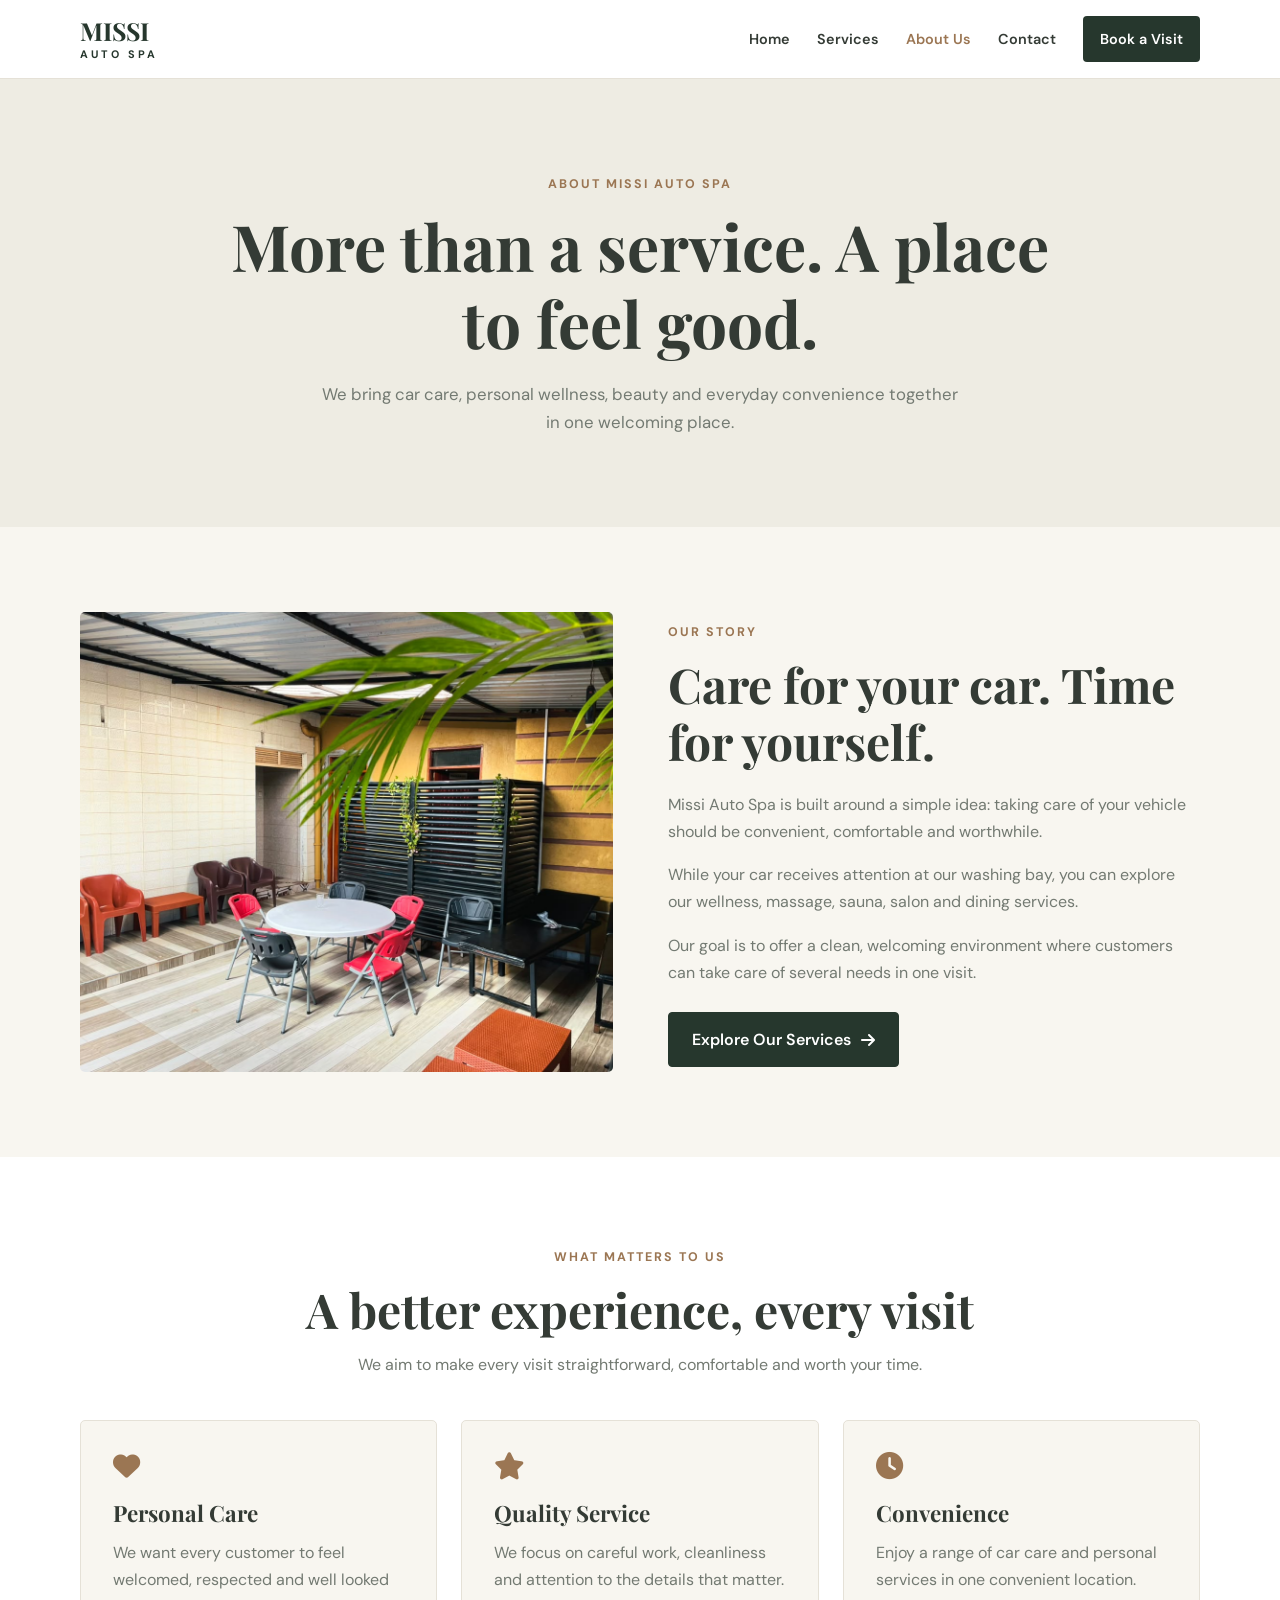
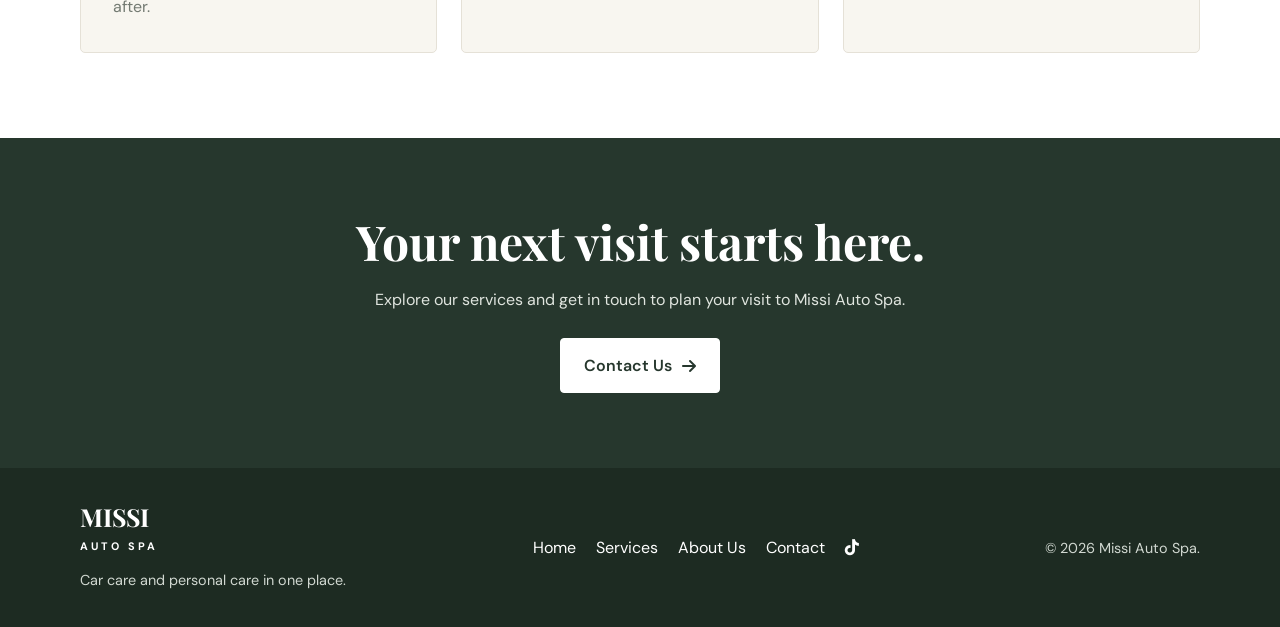
<file: about.html>
<!DOCTYPE html>
<html lang="en">
<head>
  <meta charset="UTF-8">
  <meta name="viewport" content="width=device-width, initial-scale=1.0">
  <meta name="description" content="Learn about Missi Auto Spa and our car care, wellness, beauty and hospitality services.">
 
  
<title>About Missi Auto Spa | Our Story</title>

<meta name="description" content="Learn about Missi Auto Spa, our approach to vehicle care, and our commitment to quality car cleaning and detailing in Uganda.">

<meta name="robots" content="index, follow">
<meta property="og:title" content="About Missi Auto Spa">
<meta property="og:description" content="Get to know Missi Auto Spa and our approach to vehicle care in Uganda.">



  <link rel="preconnect" href="https://fonts.googleapis.com">
  <link href="https://fonts.googleapis.com/css2?family=DM+Sans:wght@400;500;600;700&family=Playfair+Display:wght@500;600;700&display=swap" rel="stylesheet">
  <link rel="stylesheet" href="https://cdnjs.cloudflare.com/ajax/libs/font-awesome/6.7.2/css/all.min.css">

  <style>
    :root {
      --cream: #F8F6F0;
      --white: #FFFFFF;
      --green: #26372D;
      --green-light: #405747;
      --brown: #9B7653;
      --text: #343B35;
      --muted: #737A72;
      --border: #E5E1D7;
    }

    * { box-sizing: border-box; margin: 0; padding: 0; }
    html { scroll-behavior: smooth; }
    body {
      font-family: 'DM Sans', sans-serif;
      background: var(--cream);
      color: var(--text);
      line-height: 1.7;
    }
    a { color: inherit; text-decoration: none; }
    img { max-width: 100%; display: block; }
    button { font: inherit; }
    .container { width: min(1120px, 90%); margin: auto; }
    .section { padding: 85px 0; }
    .eyebrow {
      color: var(--brown);
      font-size: .78rem;
      font-weight: 700;
      letter-spacing: 2px;
      text-transform: uppercase;
    }
    h1, h2, h3 { font-family: 'Playfair Display', serif; line-height: 1.2; }
    h1 { font-size: clamp(2.5rem, 5vw, 4.5rem); }
    h2 { font-size: clamp(2rem, 4vw, 3rem); }
    p { color: var(--muted); }
    .btn {
      display: inline-flex;
      align-items: center;
      justify-content: center;
      gap: 10px;
      padding: 13px 23px;
      background: var(--green);
      color: white;
      border: 1px solid var(--green);
      border-radius: 4px;
      font-weight: 600;
      transition: .25s;
    }
    .btn:hover { background: var(--green-light); transform: translateY(-2px); }
    .btn-outline { background: transparent; color: var(--green); }
    .btn-outline:hover { color: white; }

    .navbar {
      background: var(--white);
      border-bottom: 1px solid var(--border);
      position: sticky;
      top: 0;
      z-index: 100;
    }
    .nav-inner {
      min-height: 78px;
      display: flex;
      align-items: center;
      justify-content: space-between;
      gap: 25px;
    }
    .brand { color: var(--green); font-weight: 700; line-height: 1.1; }
    .brand strong { display: block; font-family: 'Playfair Display', serif; font-size: 1.55rem; }
    .brand span { font-size: .68rem; letter-spacing: 3px; }
    .nav-links { display: flex; align-items: center; gap: 27px; }
    .nav-links a { font-size: .9rem; font-weight: 600; }
    .nav-links a:hover, .nav-links a.active { color: var(--brown); }
    .nav-links .nav-cta { background: var(--green); color: white; padding: 11px 17px; border-radius: 4px; }
    .menu-toggle {
      display: none;
      border: 0;
      background: none;
      color: var(--green);
      font-size: 1.5rem;
      cursor: pointer;
    }

    .page-hero { padding: 90px 0; text-align: center; background: #EEECE3; }
    .page-hero h1 { max-width: 850px; margin: 12px auto 18px; }
    .page-hero p { max-width: 650px; margin: auto; font-size: 1.05rem; }

    .story-grid {
      display: grid;
      grid-template-columns: 1fr 1fr;
      gap: 55px;
      align-items: center;
    }
    .story-image { width: 100%; height: 460px; object-fit: cover; border-radius: 5px; }
    .story-copy h2 { margin: 12px 0 20px; }
    .story-copy p { margin-bottom: 16px; }
    .story-copy .btn { margin-top: 10px; }

    .values-section { background: var(--white); }
    .section-heading { text-align: center; max-width: 700px; margin: 0 auto 42px; }
    .section-heading h2 { margin: 12px 0; }
    .values-grid { display: grid; grid-template-columns: repeat(3, 1fr); gap: 24px; }
    .value-card {
      padding: 32px;
      border: 1px solid var(--border);
      border-radius: 5px;
      background: var(--cream);
    }
    .value-card i { font-size: 1.7rem; color: var(--brown); margin-bottom: 20px; }
    .value-card h3 { font-size: 1.4rem; margin-bottom: 12px; }

    .cta { padding: 75px 0; background: var(--green); text-align: center; }
    .cta h2 { color: white; margin-bottom: 15px; }
    .cta p { max-width: 600px; margin: 0 auto 25px; color: #E0E5DF; }
    .cta .btn { background: white; border-color: white; color: var(--green); }
    .cta .btn:hover { background: var(--cream); }

    footer { background: #1D2B22; color: white; padding: 35px 0; }
    .footer-inner { display: flex; justify-content: space-between; gap: 20px; flex-wrap: wrap; align-items: center; }
    footer p { color: #D1D8D1; font-size: .9rem; }
    .footer-links { display: flex; gap: 20px; flex-wrap: wrap; }
    .footer-links a:hover { color: #D2B391; }

    .reveal { opacity: 0; transform: translateY(20px); transition: opacity .6s ease, transform .6s ease; }
    .reveal.visible { opacity: 1; transform: translateY(0); }

    @media (max-width: 800px) {
      .menu-toggle { display: block; }
      .nav-links {
        display: none;
        position: absolute;
        top: 78px;
        left: 0;
        width: 100%;
        padding: 22px 5%;
        background: white;
        border-bottom: 1px solid var(--border);
        flex-direction: column;
        align-items: stretch;
        gap: 18px;
      }
      .nav-links.open { display: flex; }
      .nav-links .nav-cta { text-align: center; }
      .story-grid { grid-template-columns: 1fr; gap: 30px; }
      .story-image { height: 340px; }
      .values-grid { grid-template-columns: 1fr; }
      .section { padding: 60px 0; }
      .page-hero { padding: 65px 0; }
    }
    @media (prefers-reduced-motion: reduce) {
      html { scroll-behavior: auto; }
      *, *::before, *::after { animation-duration: .01ms !important; transition-duration: .01ms !important; }
      .reveal { opacity: 1; transform: none; }
    }
  </style>
</head>
<body>
  <header class="navbar">
    <nav class="container nav-inner" aria-label="Main navigation">
      <a class="brand" href="index.html">
        <strong>MISSI</strong><span>AUTO SPA</span>
      </a>
      <button class="menu-toggle" id="menuToggle" aria-label="Open navigation" aria-expanded="false">
        <i class="fa-solid fa-bars"></i>
      </button>
      <div class="nav-links" id="navLinks">
        <a href="index.html">Home</a>
        <a href="services.html">Services</a>
        <a class="active" href="about.html">About Us</a>
        <a href="contact.html">Contact</a>
        <a class="nav-cta" href="contact.html">Book a Visit</a>
      </div>
    </nav>
  </header>

  <main>
    <section class="page-hero">
      <div class="container reveal">
        <span class="eyebrow">About Missi Auto Spa</span>
        <h1>More than a service. A place to feel good.</h1>
        <p>We bring car care, personal wellness, beauty and everyday convenience together in one welcoming place.</p>
      </div>
    </section>

    <section class="section">
      <div class="container story-grid">
        <img
          class="story-image reveal"
          src="dinning2.jpeg"
          alt="Car care and cleaning"
          onerror="this.onerror=null;this.src='https://images.unsplash.com/photo-1607860108855-64acf2078ed9?auto=format&fit=crop&w=1000&q=85'"
        >
        <div class="story-copy reveal">
          <span class="eyebrow">Our story</span>
          <h2>Care for your car. Time for yourself.</h2>
          <p>Missi Auto Spa is built around a simple idea: taking care of your vehicle should be convenient, comfortable and worthwhile.</p>
          <p>While your car receives attention at our washing bay, you can explore our wellness, massage, sauna, salon and dining services.</p>
          <p>Our goal is to offer a clean, welcoming environment where customers can take care of several needs in one visit.</p>
          <a class="btn" href="services.html">Explore Our Services <i class="fa-solid fa-arrow-right"></i></a>
        </div>
      </div>
    </section>

    <section class="section values-section">
      <div class="container">
        <div class="section-heading reveal">
          <span class="eyebrow">What matters to us</span>
          <h2>A better experience, every visit</h2>
          <p>We aim to make every visit straightforward, comfortable and worth your time.</p>
        </div>
        <div class="values-grid">
          <article class="value-card reveal">
            <i class="fa-solid fa-heart" aria-hidden="true"></i>
            <h3>Personal Care</h3>
            <p>We want every customer to feel welcomed, respected and well looked after.</p>
          </article>
          <article class="value-card reveal">
            <i class="fa-solid fa-star" aria-hidden="true"></i>
            <h3>Quality Service</h3>
            <p>We focus on careful work, cleanliness and attention to the details that matter.</p>
          </article>
          <article class="value-card reveal">
            <i class="fa-solid fa-clock" aria-hidden="true"></i>
            <h3>Convenience</h3>
            <p>Enjoy a range of car care and personal services in one convenient location.</p>
          </article>
        </div>
      </div>
    </section>

    <section class="cta">
      <div class="container reveal">
        <h2>Your next visit starts here.</h2>
        <p>Explore our services and get in touch to plan your visit to Missi Auto Spa.</p>
        <a class="btn" href="contact.html">Contact Us <i class="fa-solid fa-arrow-right"></i></a>
      </div>
    </section>
  </main>

  <footer>
    <div class="container footer-inner">
      <div>
        <a class="brand" href="index.html" style="color:white">
          <strong>MISSI</strong><span>AUTO SPA</span>
        </a>
        <p style="margin-top:10px">Car care and personal care in one place.</p>
      </div>
      <div class="footer-links">
        <a href="index.html">Home</a>
        <a href="services.html">Services</a>
        <a href="about.html">About Us</a>
        <a href="contact.html">Contact</a>
        <a href="https://www.tiktok.com/@missi.auto.spa?_r=1&_t=ZS-9AVzcvRrHBo" target="_blank" rel="noopener" aria-label="Follow us on TikTok" class="fixed bottom-6 right-6 z-50 flex h-14 w-14 items-center justify-center rounded-full border border-yellow-500 bg-yellow-300 text-gray-900 shadow-lg transition-all duration-300 hover:scale-110 hover:bg-yellow-400">
          <i class="fa-brands fa-tiktok text-2xl"></i>
        </a>
      </div>
      <p>&copy; <span id="year"></span> Missi Auto Spa.</p>
    </div>
  </footer>

  <script src="about.js"></script>
</body>
</html>
</file>
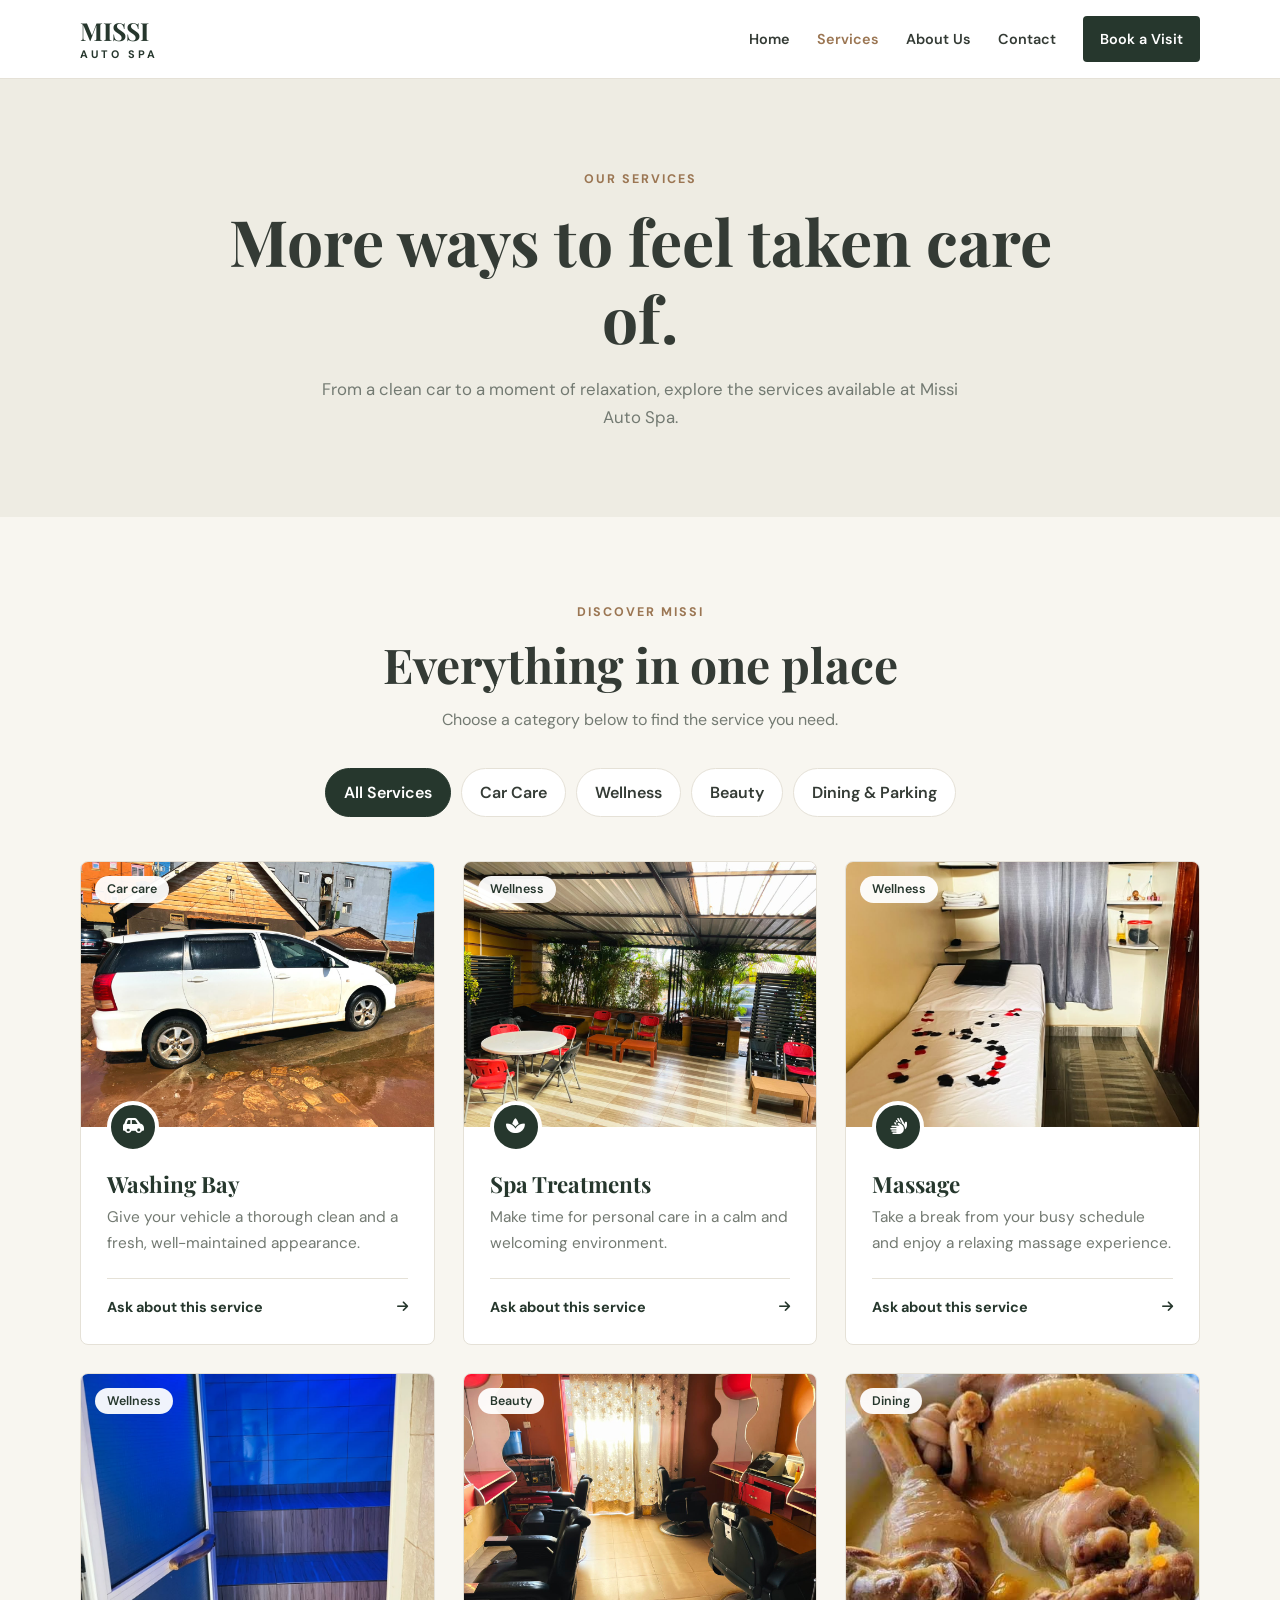
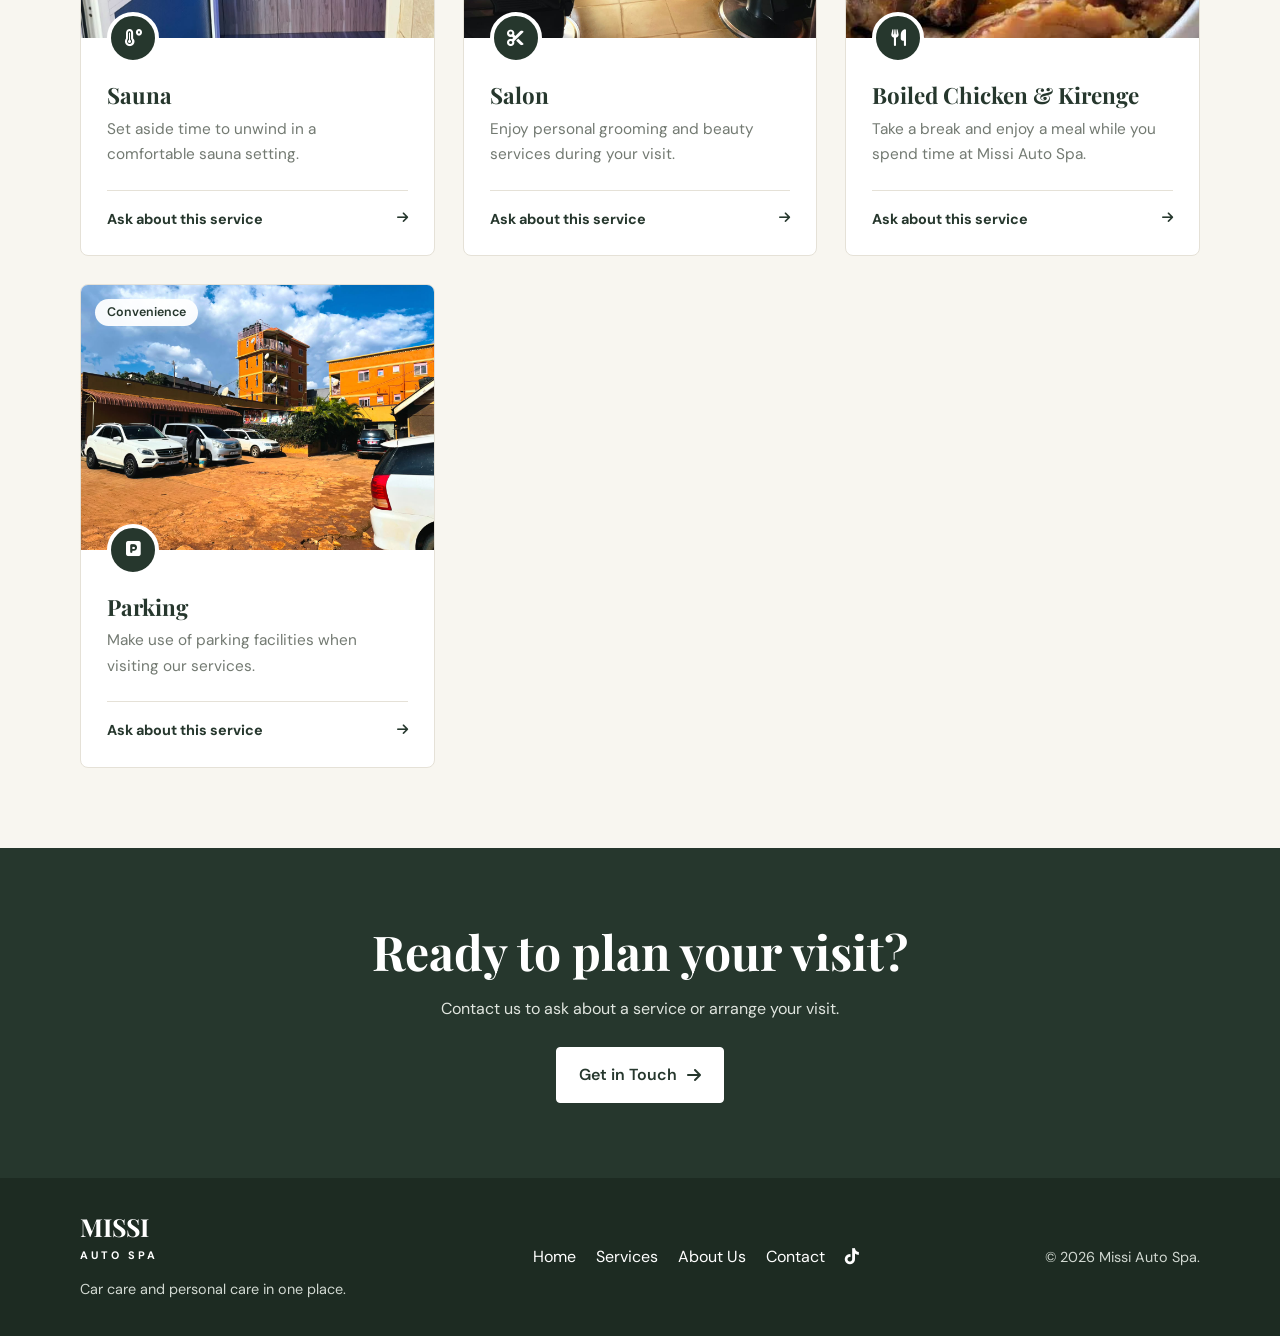
<file: services.html>
<!DOCTYPE html>
<html lang="en">
<head>
  <meta charset="UTF-8">
  <meta name="viewport" content="width=device-width, initial-scale=1.0">
  <title>Car Wash & Detailing Services | Missi Auto Spa</title>
  <meta name="description" content="Explore car washing, spa, massage, sauna, salon, dining and parking services at Missi Auto Spa in Uganda. Contact us for details.">
  <meta name="robots" content="index, follow">
  <meta property="og:title" content="Our Services | Missi Auto Spa">
  <meta property="og:description" content="Explore vehicle cleaning, wellness and beauty services from Missi Auto Spa.">

  <link rel="preconnect" href="https://fonts.googleapis.com">
  <link href="https://fonts.googleapis.com/css2?family=DM+Sans:wght@400;500;600;700&family=Playfair+Display:wght@500;600;700&display=swap" rel="stylesheet">
  <link rel="stylesheet" href="https://cdnjs.cloudflare.com/ajax/libs/font-awesome/6.7.2/css/all.min.css">

  <style>
    :root {
      --cream: #F8F6F0;
      --white: #FFFFFF;
      --green: #26372D;
      --green-light: #405747;
      --brown: #9B7653;
      --text: #343B35;
      --muted: #737A72;
      --border: #E5E1D7;
    }

    * { box-sizing: border-box; margin: 0; padding: 0; }
    html { scroll-behavior: smooth; }
    body { font-family: 'DM Sans', sans-serif; background: var(--cream); color: var(--text); line-height: 1.7; }
    a { color: inherit; text-decoration: none; }
    button { font: inherit; cursor: pointer; }
    img { display: block; max-width: 100%; }
    .container { width: min(1120px, 90%); margin: auto; }
    .section { padding: 80px 0; }
    .eyebrow { color: var(--brown); font-size: .78rem; font-weight: 700; letter-spacing: 2px; text-transform: uppercase; }
    h1, h2, h3 { font-family: 'Playfair Display', serif; line-height: 1.2; }
    h1 { font-size: clamp(2.5rem, 5vw, 4.5rem); }
    h2 { font-size: clamp(2rem, 4vw, 3rem); }
    p { color: var(--muted); }
    :focus-visible { outline: 2px solid var(--brown); outline-offset: 3px; }

    .btn { display: inline-flex; align-items: center; justify-content: center; gap: 10px; padding: 13px 22px; border: 1px solid var(--green); border-radius: 4px; background: var(--green); color: white; font-weight: 600; transition: .25s; }
    .btn:hover { background: var(--green-light); transform: translateY(-2px); }

    .navbar { position: sticky; top: 0; z-index: 100; background: var(--white); border-bottom: 1px solid var(--border); }
    .nav-inner { min-height: 78px; display: flex; align-items: center; justify-content: space-between; gap: 25px; }
    .brand { color: var(--green); font-weight: 700; line-height: 1.1; }
    .brand strong { display: block; font-family: 'Playfair Display', serif; font-size: 1.55rem; }
    .brand span { font-size: .68rem; letter-spacing: 3px; }
    .nav-links { display: flex; align-items: center; gap: 27px; }
    .nav-links a { font-size: .9rem; font-weight: 600; }
    .nav-links a:hover, .nav-links a.active { color: var(--brown); }
    .nav-links .nav-cta { padding: 11px 17px; background: var(--green); color: white; border-radius: 4px; }
    .nav-links .nav-cta:hover { color: white; background: var(--green-light); }
    .menu-toggle { display: none; border: 0; background: transparent; color: var(--green); font-size: 1.5rem; }

    .services-hero { background: #EEECE3; padding: 85px 0; text-align: center; }
    .services-hero h1 { max-width: 850px; margin: 12px auto 18px; }
    .services-hero p { max-width: 650px; margin: auto; font-size: 1.05rem; }

    .section-heading { text-align: center; max-width: 700px; margin: 0 auto 35px; }
    .section-heading h2 { margin: 12px 0; }

    .service-filters { display: flex; flex-wrap: wrap; justify-content: center; gap: 10px; margin-bottom: 44px; }
    .filter-btn { padding: 10px 18px; border: 1px solid var(--border); border-radius: 30px; background: var(--white); color: var(--text); font-weight: 600; transition: .2s; }
    .filter-btn:hover, .filter-btn.active { background: var(--green); color: white; border-color: var(--green); }

    /* ---------- Service grid ---------- */
    .service-grid {
      display: grid;
      grid-template-columns: repeat(3, minmax(0, 1fr));
      gap: 28px;
    }
    .service-card {
      display: flex;
      flex-direction: column;
      background: var(--white);
      border: 1px solid var(--border);
      border-radius: 8px;
      overflow: hidden;
      transition: border-color .25s, box-shadow .25s;
    }
    .service-card:hover,
    .service-card:focus-within {
      border-color: #CFC8B8;
      box-shadow: 0 14px 32px rgba(38, 55, 45, .10);
    }
    .service-card[hidden] { display: none; }

    .service-media { position: relative; aspect-ratio: 4 / 3; overflow: hidden; background: #EEECE3; }
    .service-image { width: 100%; height: 100%; object-fit: cover; transition: transform .5s ease; }
    .service-card:hover .service-image { transform: scale(1.04); }

    .service-tag {
      position: absolute;
      top: 14px;
      left: 14px;
      padding: 4px 12px;
      background: rgba(255, 255, 255, .94);
      color: var(--green);
      border-radius: 30px;
      font-size: .78rem;
      font-weight: 600;
      line-height: 1.5;
    }

    .service-body { display: flex; flex: 1; flex-direction: column; padding: 0 26px 24px; }
    .service-icon {
      width: 52px;
      height: 52px;
      display: grid;
      place-items: center;
      margin: -26px 0 18px;
      position: relative;
      background: var(--green);
      color: white;
      border: 4px solid var(--white);
      border-radius: 50%;
      font-size: 1.05rem;
    }
    .service-card h3 { font-size: 1.4rem; margin-bottom: 8px; color: var(--green); }
    .service-card p { font-size: .96rem; line-height: 1.65; margin-bottom: 22px; }
    .service-link {
      display: flex;
      align-items: center;
      justify-content: space-between;
      margin-top: auto;
      padding-top: 16px;
      border-top: 1px solid var(--border);
      color: var(--green);
      font-weight: 700;
      font-size: .9rem;
      transition: color .2s;
    }
    .service-link:hover { color: var(--brown); }
    .service-link i { font-size: .8rem; transition: transform .2s; }
    .service-link:hover i { transform: translateX(4px); }
    .no-services { display: none; text-align: center; padding: 25px; color: var(--muted); }
    .no-services.visible { display: block; }

    .cta { padding: 75px 0; background: var(--green); text-align: center; }
    .cta h2 { color: white; margin-bottom: 15px; }
    .cta p { max-width: 600px; margin: 0 auto 25px; color: #E0E5DF; }
    .cta .btn { background: white; border-color: white; color: var(--green); }
    .cta .btn:hover { background: var(--cream); }

    footer { background: #1D2B22; color: white; padding: 35px 0; }
    .footer-inner { display: flex; justify-content: space-between; align-items: center; gap: 20px; flex-wrap: wrap; }
    footer p { color: #D1D8D1; font-size: .9rem; }
    .footer-links { display: flex; gap: 20px; flex-wrap: wrap; align-items: center; }
    .footer-links a:hover { color: #D2B391; }

    .reveal { opacity: 0; transform: translateY(20px); transition: opacity .6s ease, transform .6s ease; }
    .reveal.visible { opacity: 1; transform: translateY(0); }

    @media (max-width: 950px) { .service-grid { grid-template-columns: repeat(2, minmax(0, 1fr)); } }
    @media (max-width: 800px) {
      .menu-toggle { display: block; }
      .nav-links { display: none; position: absolute; top: 78px; left: 0; width: 100%; padding: 22px 5%; background: white; border-bottom: 1px solid var(--border); flex-direction: column; align-items: stretch; gap: 18px; }
      .nav-links.open { display: flex; }
      .nav-links .nav-cta { text-align: center; }
      .section { padding: 60px 0; }
      .services-hero { padding: 65px 0; }
    }
    @media (max-width: 560px) {
      .service-grid { grid-template-columns: 1fr; gap: 22px; }
      .service-body { padding: 0 22px 22px; }
      .service-filters { gap: 8px; }
      .filter-btn { padding: 8px 13px; font-size: .85rem; }
    }
    @media (prefers-reduced-motion: reduce) {
      html { scroll-behavior: auto; }
      *, *::before, *::after { animation-duration: .01ms !important; transition-duration: .01ms !important; }
      .reveal { opacity: 1; transform: none; }
    }
  </style>
</head>
<body>
  <header class="navbar">
    <nav class="container nav-inner" aria-label="Main navigation">
      <a class="brand" href="index.html"><strong>MISSI</strong><span>AUTO SPA</span></a>
      <button class="menu-toggle" id="menuToggle" aria-label="Open navigation" aria-expanded="false"><i class="fa-solid fa-bars"></i></button>
      <div class="nav-links" id="navLinks">
        <a href="index.html">Home</a>
        <a class="active" href="services.html">Services</a>
        <a href="about.html">About Us</a>
        <a href="contact.html">Contact</a>
        <a class="nav-cta" href="contact.html">Book a Visit</a>
      </div>
    </nav>
  </header>

  <main>
    <section class="services-hero">
      <div class="container reveal">
        <span class="eyebrow">Our Services</span>
        <h1>More ways to feel taken care of.</h1>
        <p>From a clean car to a moment of relaxation, explore the services available at Missi Auto Spa.</p>
      </div>
    </section>

    <section class="section">
      <div class="container">
        <div class="section-heading reveal">
          <span class="eyebrow">Discover Missi</span>
          <h2>Everything in one place</h2>
          <p>Choose a category below to find the service you need.</p>
        </div>

        <div class="service-filters reveal" role="group" aria-label="Filter services">
          <button class="filter-btn active" type="button" data-filter="all" aria-pressed="true">All Services</button>
          <button class="filter-btn" type="button" data-filter="auto" aria-pressed="false">Car Care</button>
          <button class="filter-btn" type="button" data-filter="wellness" aria-pressed="false">Wellness</button>
          <button class="filter-btn" type="button" data-filter="beauty" aria-pressed="false">Beauty</button>
          <button class="filter-btn" type="button" data-filter="hospitality" aria-pressed="false">Dining & Parking</button>
        </div>

        <div class="service-grid" id="serviceGrid">

          <article class="service-card" data-category="auto">
            <div class="service-media">
              <img class="service-image" src="car_wash.jpeg" alt="Car being washed in the washing bay" loading="lazy">
              <span class="service-tag">Car care</span>
            </div>
            <div class="service-body">
              <div class="service-icon"><i class="fa-solid fa-car-side"></i></div>
              <h3>Washing Bay</h3>
              <p>Give your vehicle a thorough clean and a fresh, well-maintained appearance.</p>
              <a class="service-link" href="contact.html">Ask about this service <i class="fa-solid fa-arrow-right"></i></a>
            </div>
          </article>

          <article class="service-card" data-category="wellness">
            <div class="service-media">
              <img class="service-image" src="dinning.jpeg" alt="Spa treatments at Missi Auto Spa" loading="lazy">
              <span class="service-tag">Wellness</span>
            </div>
            <div class="service-body">
              <div class="service-icon"><i class="fa-solid fa-spa"></i></div>
              <h3>Spa Treatments</h3>
              <p>Make time for personal care in a calm and welcoming environment.</p>
              <a class="service-link" href="contact.html">Ask about this service <i class="fa-solid fa-arrow-right"></i></a>
            </div>
          </article>

          <article class="service-card" data-category="wellness">
            <div class="service-media">
              <img class="service-image" src="massage.jpeg" alt="Massage treatment" loading="lazy">
              <span class="service-tag">Wellness</span>
            </div>
            <div class="service-body">
              <div class="service-icon"><i class="fa-solid fa-hands"></i></div>
              <h3>Massage</h3>
              <p>Take a break from your busy schedule and enjoy a relaxing massage experience.</p>
              <a class="service-link" href="contact.html">Ask about this service <i class="fa-solid fa-arrow-right"></i></a>
            </div>
          </article>

          <article class="service-card" data-category="wellness">
            <div class="service-media">
              <img class="service-image" src="steam.jpeg" alt="Sauna and steam room" loading="lazy">
              <span class="service-tag">Wellness</span>
            </div>
            <div class="service-body">
              <div class="service-icon"><i class="fa-solid fa-temperature-high"></i></div>
              <h3>Sauna</h3>
              <p>Set aside time to unwind in a comfortable sauna setting.</p>
              <a class="service-link" href="contact.html">Ask about this service <i class="fa-solid fa-arrow-right"></i></a>
            </div>
          </article>

          <article class="service-card" data-category="beauty">
            <div class="service-media">
              <img class="service-image" src="saloon.jpeg" alt="Salon services at Missi Auto Spa" loading="lazy">
              <span class="service-tag">Beauty</span>
            </div>
            <div class="service-body">
              <div class="service-icon"><i class="fa-solid fa-scissors"></i></div>
              <h3>Salon</h3>
              <p>Enjoy personal grooming and beauty services during your visit.</p>
              <a class="service-link" href="contact.html">Ask about this service <i class="fa-solid fa-arrow-right"></i></a>
            </div>
          </article>

          <article class="service-card" data-category="hospitality">
            <div class="service-media">
              <img class="service-image" src="kirengee.jfif" alt="Boiled chicken served with kirenge" loading="lazy">
              <span class="service-tag">Dining</span>
            </div>
            <div class="service-body">
              <div class="service-icon"><i class="fa-solid fa-utensils"></i></div>
              <h3>Boiled Chicken &amp; Kirenge</h3>
              <p>Take a break and enjoy a meal while you spend time at Missi Auto Spa.</p>
              <a class="service-link" href="contact.html">Ask about this service <i class="fa-solid fa-arrow-right"></i></a>
            </div>
          </article>

          <article class="service-card" data-category="hospitality">
            <div class="service-media">
              <img class="service-image" src="aerial_view.jpeg" alt="Aerial view of the Missi Auto Spa parking area" loading="lazy">
              <span class="service-tag">Convenience</span>
            </div>
            <div class="service-body">
              <div class="service-icon"><i class="fa-solid fa-square-parking"></i></div>
              <h3>Parking</h3>
              <p>Make use of parking facilities when visiting our services.</p>
              <a class="service-link" href="contact.html">Ask about this service <i class="fa-solid fa-arrow-right"></i></a>
            </div>
          </article>

        </div>

        <p class="no-services" id="noServices">No services found in this category.</p>
      </div>
    </section>

    <section class="cta">
      <div class="container reveal">
        <h2>Ready to plan your visit?</h2>
        <p>Contact us to ask about a service or arrange your visit.</p>
        <a class="btn" href="contact.html">Get in Touch <i class="fa-solid fa-arrow-right"></i></a>
      </div>
    </section>
  </main>

  <footer>
    <div class="container footer-inner">
      <div>
        <a class="brand" href="index.html" style="color:white"><strong>MISSI</strong><span>AUTO SPA</span></a>
        <p style="margin-top:10px">Car care and personal care in one place.</p>
      </div>
      <div class="footer-links">
        <a href="index.html">Home</a>
        <a href="services.html">Services</a>
        <a href="about.html">About Us</a>
        <a href="contact.html">Contact</a>
        <a href="https://www.tiktok.com/@missi.auto.spa?_r=1&_t=ZS-9AVzcvRrHBo" target="_blank" rel="noopener" aria-label="Follow us on TikTok"><i class="fa-brands fa-tiktok"></i></a>
      </div>
      <p>&copy; <span id="year"></span> Missi Auto Spa.</p>
    </div>
  </footer>

  <script src="services.js"></script>
</body>
</html>
</file>
